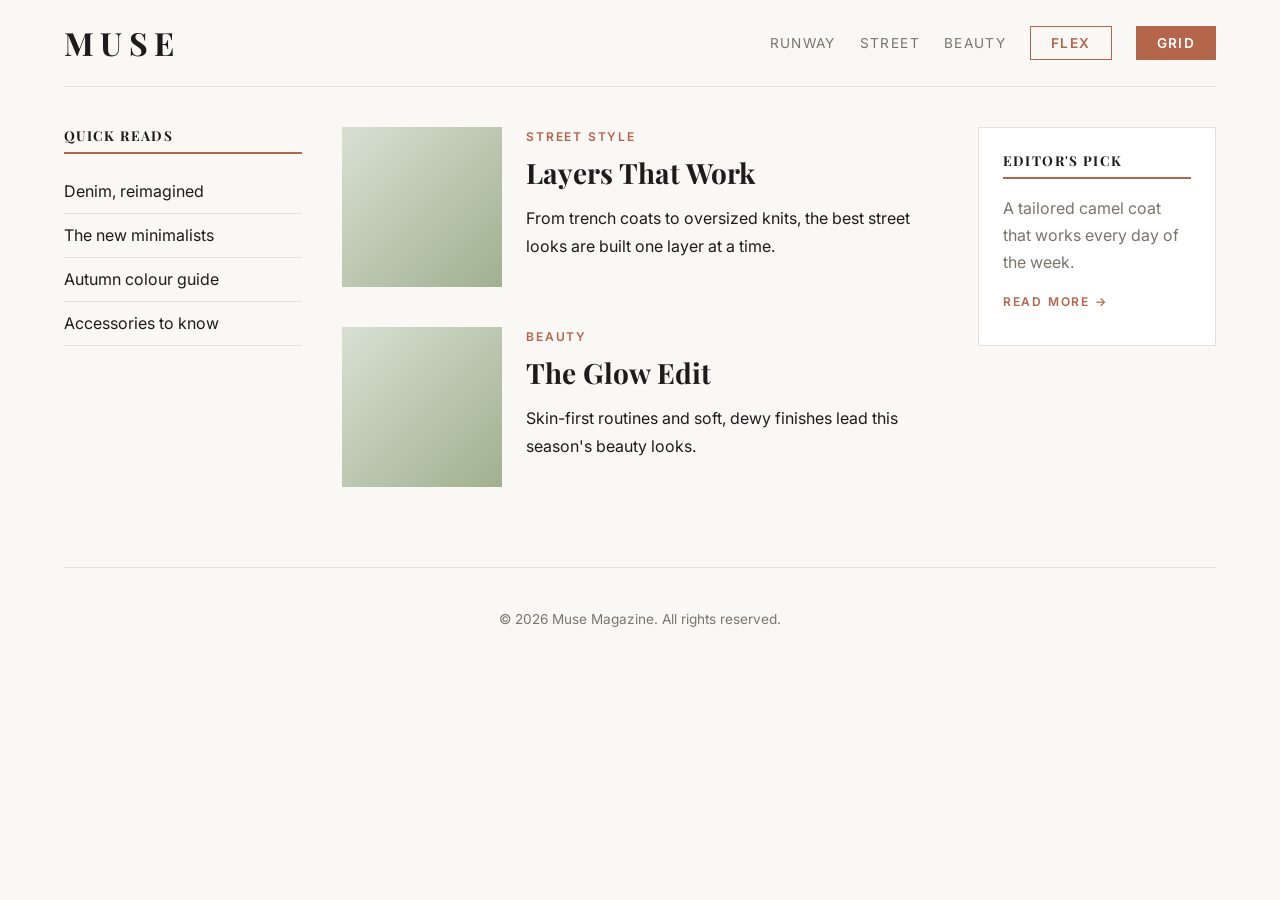
<file: grid.html>
<!DOCTYPE html>
<html lang="en">
<head>
  <meta charset="UTF-8">
  <title>Muse — Grid</title>
  <link rel="preconnect" href="https://fonts.googleapis.com">
  <link rel="preconnect" href="https://fonts.gstatic.com" crossorigin>
  <link href="https://fonts.googleapis.com/css2?family=Inter:wght@400;600&family=Playfair+Display:wght@700&display=swap" rel="stylesheet">
  <link rel="stylesheet" href="base.css">
  <link rel="stylesheet" href="style.css">
  <link rel="stylesheet" href="grid.css">
</head>
<body>
  <div class="page">

    <header class="header">
      <h1 class="logo">Muse</h1>
      <nav class="nav">
        <ul>
          <li><span class="disabled">Runway</span></li>
          <li><span class="disabled">Street</span></li>
          <li><span class="disabled">Beauty</span></li>
          <li><a href="index.html" class="btn">Flex</a></li>
          <li><a href="grid.html" class="btn active">Grid</a></li>
        </ul>
      </nav>
    </header>

    <div class="grid-layout">
      <aside class="sidebar sidebar-left">
        <h3>Quick Reads</h3>
        <ul>
          <li>Denim, reimagined</li>
          <li>The new minimalists</li>
          <li>Autumn colour guide</li>
          <li>Accessories to know</li>
        </ul>
      </aside>

      <main class="main">
        <article class="article">
          <div class="thumb"></div>
          <div>
            <span class="eyebrow">Street Style</span>
            <h2>Layers That Work</h2>
            <p>From trench coats to oversized knits, the best street looks are built one layer at a time.</p>
          </div>
        </article>
        <article class="article">
          <div class="thumb"></div>
          <div>
            <span class="eyebrow">Beauty</span>
            <h2>The Glow Edit</h2>
            <p>Skin-first routines and soft, dewy finishes lead this season's beauty looks.</p>
          </div>
        </article>
      </main>

      <aside class="sidebar sidebar-right">
        <div class="card">
          <h3>Editor's Pick</h3>
          <p class="muted">A tailored camel coat that works every day of the week.</p>
          <span class="eyebrow">Read more →</span>
        </div>
      </aside>
    </div>

    <footer class="footer">
      <p>&copy; 2026 Muse Magazine. All rights reserved.</p>
    </footer>

  </div>
</body>
</html>
</file>
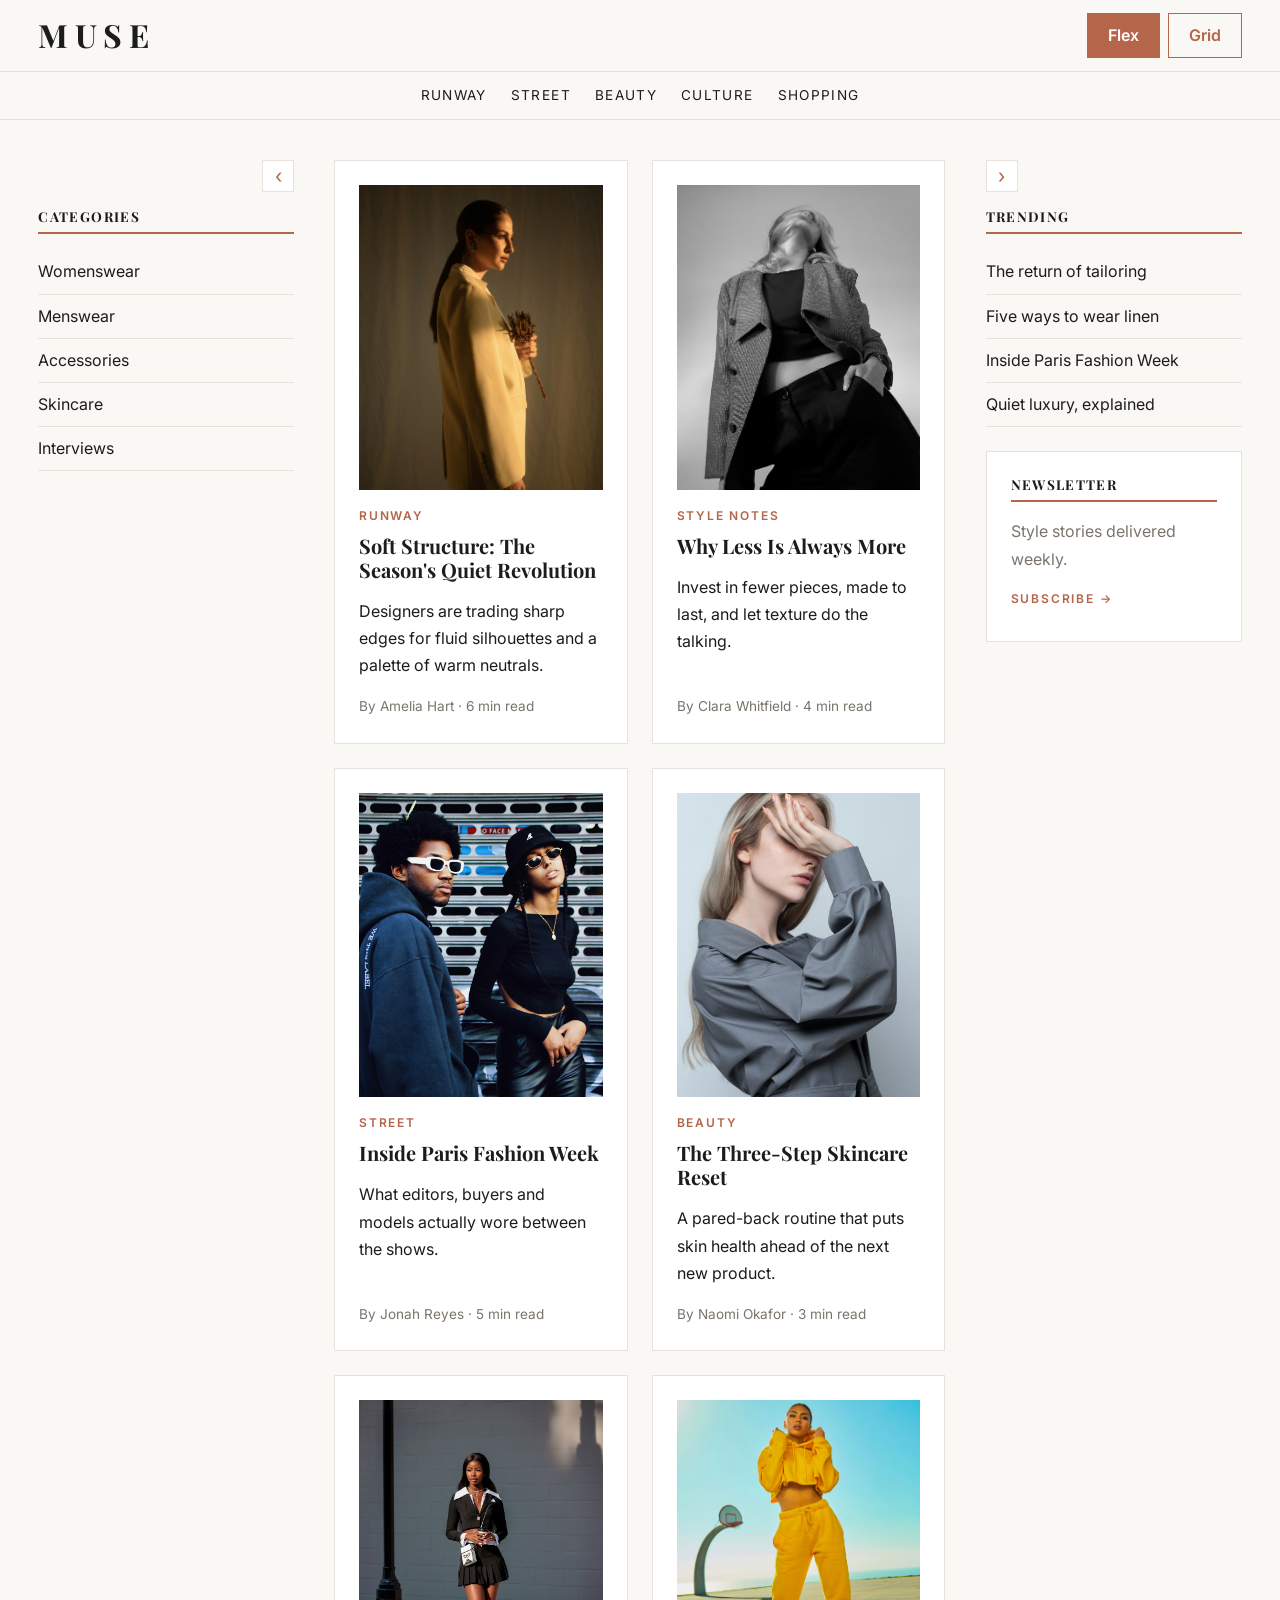
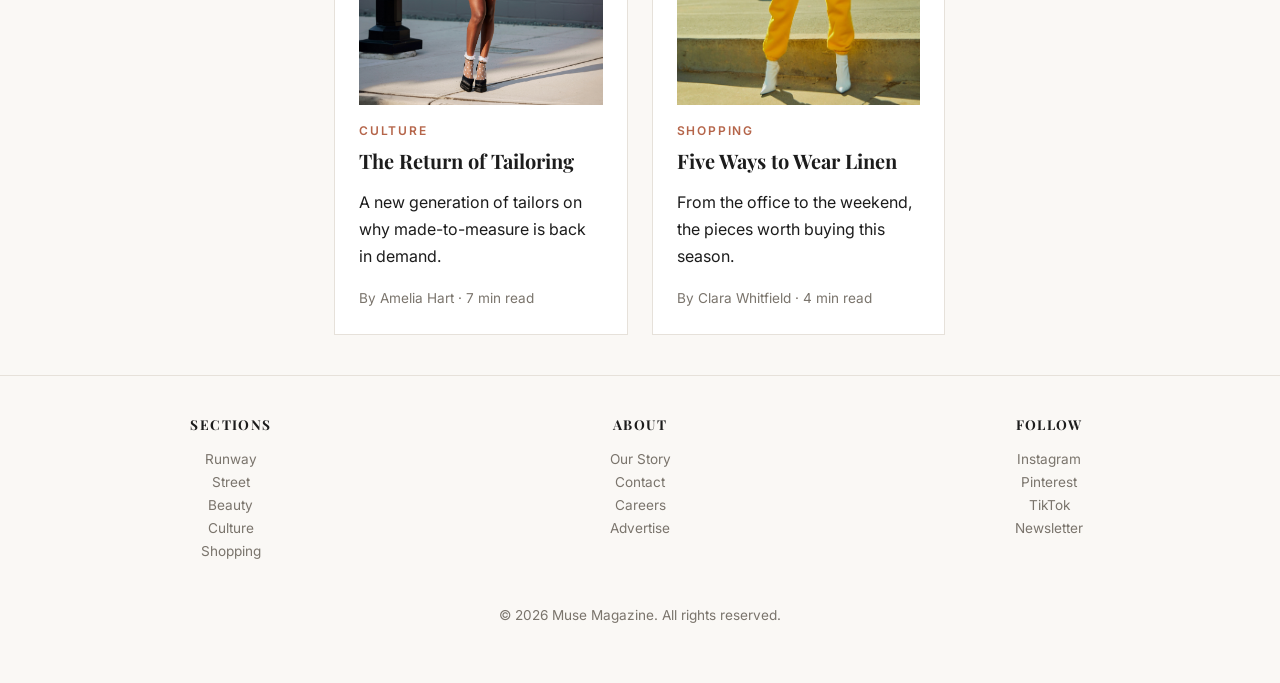
<file: level-4/flex.html>
<!DOCTYPE html>
<html lang="en">
<head>
    <meta charset="UTF-8">
    <meta name="viewport" content="width=device-width, initial-scale=1.0">
    <title>Level 4:Flex</title>
    <link rel="preconnect" href="https://fonts.googleapis.com">
    <link rel="preconnect" href="https://fonts.gstatic.com" crossorigin>
    <link href="https://fonts.googleapis.com/css2?family=Inter:wght@400;600&family=Playfair+Display:wght@700&display=swap" rel="stylesheet">
    <link rel="stylesheet" href="../level-3/base.css">
    <link rel="stylesheet" href="flexbox-style.css">
    <script src="script.js" defer></script>
</head>
<body>

    <header class="header">
        <h1 class="logo">Muse</h1>
        <ul class="user-menu">
            <li><a href="flex.html" class="btn active" aria-current="page">Flex</a></li>
            <li><a href="grid.html" class="btn">Grid</a></li>
        </ul>
    </header>

    <nav class="nav" aria-label="Sections">
        <ul>
            <li><a href="#">Runway</a></li>
            <li><a href="#">Street</a></li>
            <li><a href="#">Beauty</a></li>
            <li><a href="#">Culture</a></li>
            <li><a href="#">Shopping</a></li>
        </ul>
    </nav>

    <div class="layout">

        <aside class="sidebar sidebar-left" aria-label="Categories">
            <button type="button" class="sidebar-toggle" aria-expanded="true" aria-controls="sidebar-left-content" aria-label="Toggle categories sidebar">&lsaquo;</button>
            <div class="sidebar-content" id="sidebar-left-content">
                <h3>Categories</h3>
                <ul>
                    <li><a href="#">Womenswear</a></li>
                    <li><a href="#">Menswear</a></li>
                    <li><a href="#">Accessories</a></li>
                    <li><a href="#">Skincare</a></li>
                    <li><a href="#">Interviews</a></li>
                </ul>
            </div>
        </aside>

        <main class="main">
            <article class="card">
                <img class="card-image" src="assets/aiony-haust-K0DxxljcRv0-unsplash.jpg" alt="Model in profile wearing a relaxed cream blazer, holding a dried flower">
                <span class="eyebrow">Runway</span>
                <h2>Soft Structure: The Season's Quiet Revolution</h2>
                <p>Designers are trading sharp edges for fluid silhouettes and a palette of warm neutrals.</p>
                <p class="muted">By Amelia Hart · 6 min read</p>
            </article>

            <article class="card">
                <img class="card-image" src="assets/chyntia-juls-HlVjI5WmoQY-unsplash.jpg" alt="Black and white shot of a model in a textured blazer and black trousers">
                <span class="eyebrow">Style Notes</span>
                <h2>Why Less Is Always More</h2>
                <p>Invest in fewer pieces, made to last, and let texture do the talking.</p>
                <p class="muted">By Clara Whitfield · 4 min read</p>
            </article>

            <article class="card">
                <img class="card-image" src="assets/simi-iluyomade-_2GLsXzyhek-unsplash.jpg" alt="Two people in sunglasses and black streetwear in front of a metal shutter">
                <span class="eyebrow">Street</span>
                <h2>Inside Paris Fashion Week</h2>
                <p>What editors, buyers and models actually wore between the shows.</p>
                <p class="muted">By Jonah Reyes · 5 min read</p>
            </article>

            <article class="card">
                <img class="card-image" src="assets/alireza-dolati-OVS3rqXq9gg-unsplash.jpg" alt="Close-up of a model with freckled skin covering her eyes with one hand">
                <span class="eyebrow">Beauty</span>
                <h2>The Three-Step Skincare Reset</h2>
                <p>A pared-back routine that puts skin health ahead of the next new product.</p>
                <p class="muted">By Naomi Okafor · 3 min read</p>
            </article>

            <article class="card">
                <img class="card-image" src="assets/vladimir-yelizarov-GrU2PUPEwso-unsplash.jpg" alt="Woman on a sidewalk in a tailored cropped black blazer and pleated skirt">
                <span class="eyebrow">Culture</span>
                <h2>The Return of Tailoring</h2>
                <p>A new generation of tailors on why made-to-measure is back in demand.</p>
                <p class="muted">By Amelia Hart · 7 min read</p>
            </article>

            <article class="card">
                <img class="card-image" src="assets/dom-hill-nimElTcTNyY-unsplash.jpg" alt="Model in a yellow cropped hoodie and joggers on a seaside basketball court">
                <span class="eyebrow">Shopping</span>
                <h2>Five Ways to Wear Linen</h2>
                <p>From the office to the weekend, the pieces worth buying this season.</p>
                <p class="muted">By Clara Whitfield · 4 min read</p>
            </article>
        </main>

        <aside class="sidebar sidebar-right" aria-label="Trending and newsletter">
            <button type="button" class="sidebar-toggle" aria-expanded="true" aria-controls="sidebar-right-content" aria-label="Toggle trending sidebar">&rsaquo;</button>
            <div class="sidebar-content" id="sidebar-right-content">
                <h3>Trending</h3>
                <ul>
                    <li><a href="#">The return of tailoring</a></li>
                    <li><a href="#">Five ways to wear linen</a></li>
                    <li><a href="#">Inside Paris Fashion Week</a></li>
                    <li><a href="#">Quiet luxury, explained</a></li>
                </ul>

                <div class="card">
                    <h3>Newsletter</h3>
                    <p class="muted">Style stories delivered weekly.</p>
                    <a href="#" class="eyebrow">Subscribe →</a>
                </div>
            </div>
        </aside>

    </div>

    <footer class="footer">
        <div class="footer-links">
            <div class="footer-column">
                <h3>Sections</h3>
                <ul>
                    <li><a href="#">Runway</a></li>
                    <li><a href="#">Street</a></li>
                    <li><a href="#">Beauty</a></li>
                    <li><a href="#">Culture</a></li>
                    <li><a href="#">Shopping</a></li>
                </ul>
            </div>
            <div class="footer-column">
                <h3>About</h3>
                <ul>
                    <li><a href="#">Our Story</a></li>
                    <li><a href="#">Contact</a></li>
                    <li><a href="#">Careers</a></li>
                    <li><a href="#">Advertise</a></li>
                </ul>
            </div>
            <div class="footer-column">
                <h3>Follow</h3>
                <ul>
                    <li><a href="#">Instagram</a></li>
                    <li><a href="#">Pinterest</a></li>
                    <li><a href="#">TikTok</a></li>
                    <li><a href="#">Newsletter</a></li>
                </ul>
            </div>
        </div>
        <p>&copy; 2026 Muse Magazine. All rights reserved.</p>
    </footer>

</body>
</html>
</file>
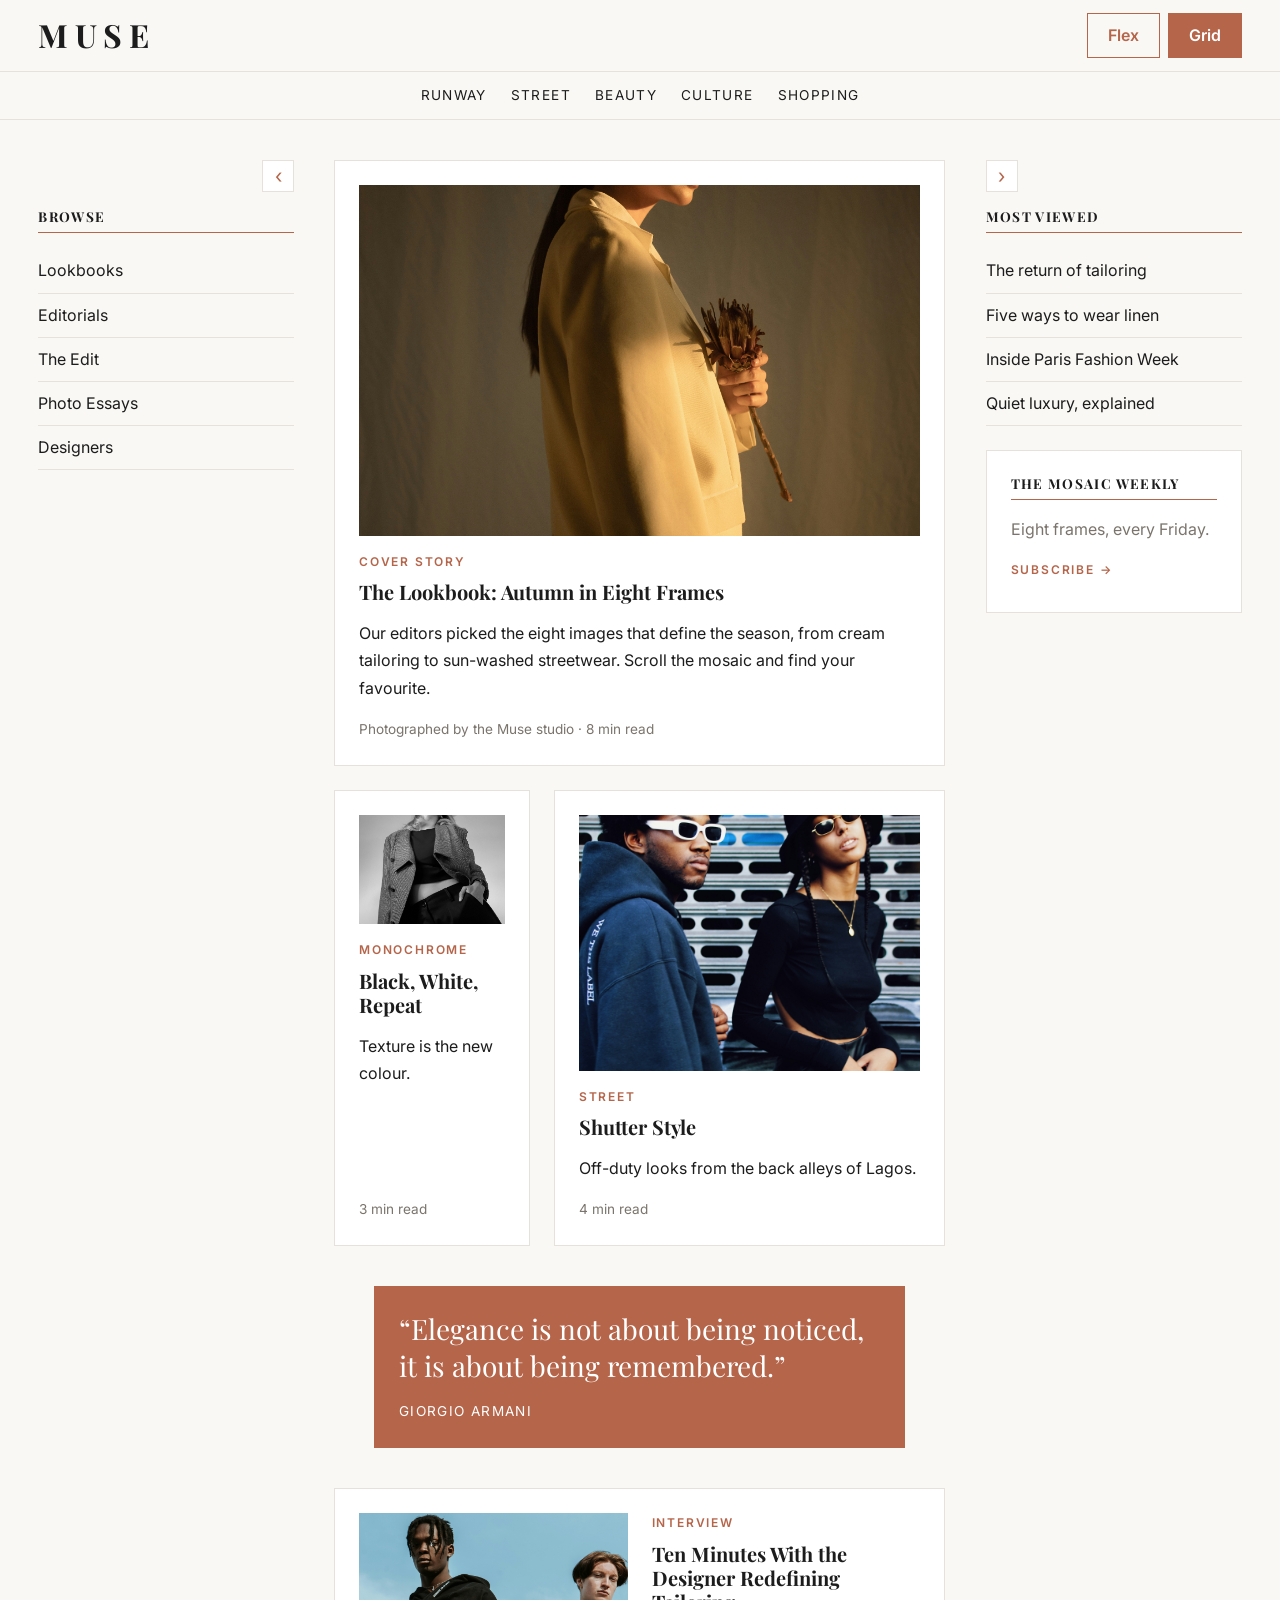
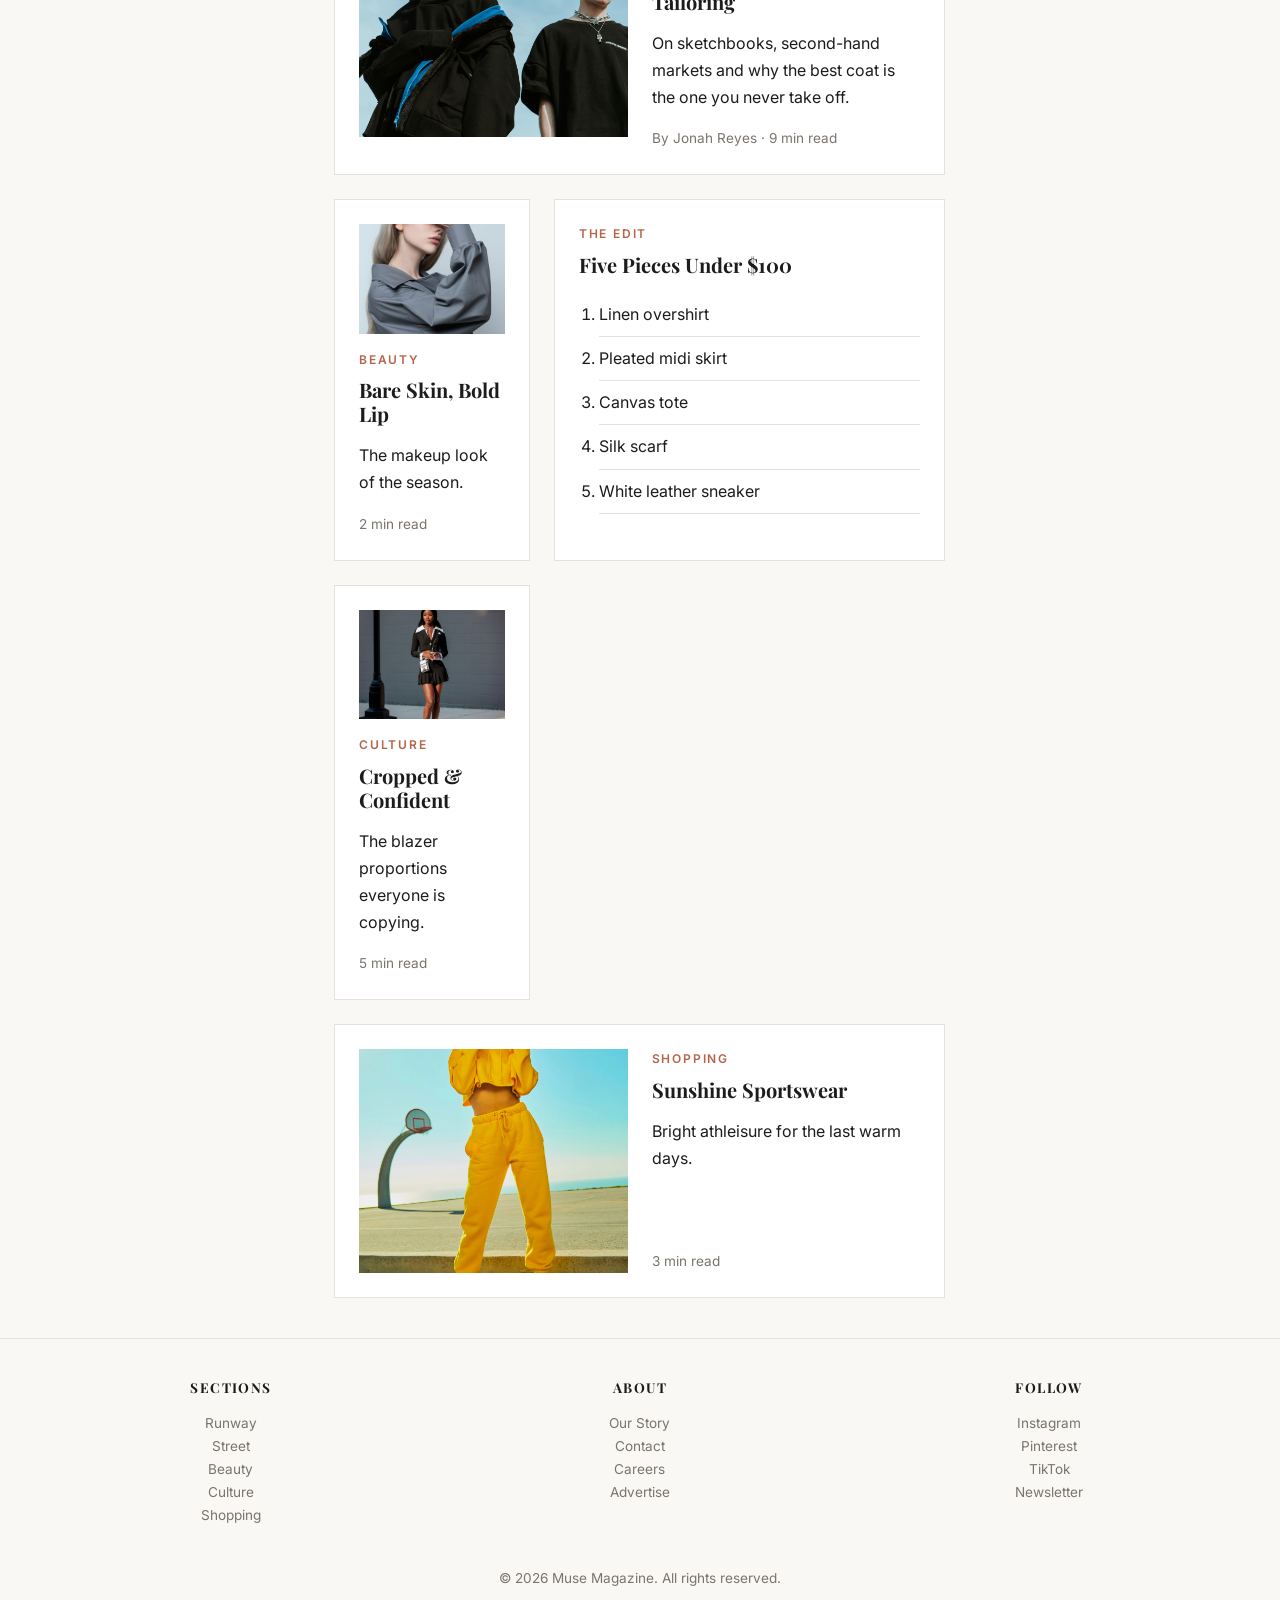
<file: level-4/grid.html>
<!DOCTYPE html>
<html lang="en">
<head>
    <meta charset="UTF-8">
    <meta name="viewport" content="width=device-width, initial-scale=1.0">
    <title>Level 4:Grid</title>
    <link rel="preconnect" href="https://fonts.googleapis.com">
    <link rel="preconnect" href="https://fonts.gstatic.com" crossorigin>
    <link href="https://fonts.googleapis.com/css2?family=Inter:wght@400;600&family=Playfair+Display:wght@700&display=swap" rel="stylesheet">
    <link rel="stylesheet" href="../level-3/base.css">
    <link rel="stylesheet" href="grid-style.css">
</head>
<body>

    <header class="header">
        <h1 class="logo">Muse</h1>
        <ul class="user-menu">
            <li><a href="flex.html" class="btn" >Flex</a></li>
            <li><a href="grid.html" class="btn active" aria-current="page">Grid</a></li>
        </ul>
    </header>

    <nav class="nav" aria-label="Sections">
        <ul>
            <li><a href="#">Runway</a></li>
            <li><a href="#">Street</a></li>
            <li><a href="#">Beauty</a></li>
            <li><a href="#">Culture</a></li>
            <li><a href="#">Shopping</a></li>
        </ul>
    </nav>

    <div class="layout">

        <aside class="sidebar sidebar-left" aria-label="Categories">
            <button type="button" class="sidebar-toggle" aria-expanded="true" aria-controls="sidebar-left-content" aria-label="Toggle categories sidebar">&lsaquo;</button>
            <div class="sidebar-content" id="sidebar-left-content">
                <h3>Browse</h3>
                <ul>
                    <li><a href="#">Lookbooks</a></li>
                    <li><a href="#">Editorials</a></li>
                    <li><a href="#">The Edit</a></li>
                    <li><a href="#">Photo Essays</a></li>
                    <li><a href="#">Designers</a></li>
                </ul>
            </div>
        </aside>

        <main class="main">
            <article class="card card-feature">
                <img class="card-image" src="assets/aiony-haust-K0DxxljcRv0-unsplash.jpg" alt="Model in profile wearing a relaxed cream blazer, holding a dried flower">
                <span class="eyebrow">Cover Story</span>
                <h2>The Lookbook: Autumn in Eight Frames</h2>
                <p>Our editors picked the eight images that define the season, from cream tailoring to sun-washed streetwear. Scroll the mosaic and find your favourite.</p>
                <p class="muted">Photographed by the Muse studio · 8 min read</p>
            </article>

            <article class="card">
                <img class="card-image" src="assets/chyntia-juls-HlVjI5WmoQY-unsplash.jpg" alt="Black and white shot of a model in a textured blazer and black trousers">
                <span class="eyebrow">Monochrome</span>
                <h2>Black, White, Repeat</h2>
                <p>Texture is the new colour.</p>
                <p class="muted">3 min read</p>
            </article>

            <article class="card">
                <img class="card-image" src="assets/simi-iluyomade-_2GLsXzyhek-unsplash.jpg" alt="Two people in sunglasses and black streetwear in front of a metal shutter">
                <span class="eyebrow">Street</span>
                <h2>Shutter Style</h2>
                <p>Off-duty looks from the back alleys of Lagos.</p>
                <p class="muted">4 min read</p>
            </article>

            <blockquote class="card card-quote">
                <p>&ldquo;Elegance is not about being noticed, it is about being remembered.&rdquo;</p>
                <footer>Giorgio Armani</footer>
            </blockquote>

            <article class="card card-wide">
                <img class="card-image" src="assets/sirio-7_ZNLVlJchs-unsplash.jpg" alt="Editorial fashion portrait">
                <div class="card-body">
                    <span class="eyebrow">Interview</span>
                    <h2>Ten Minutes With the Designer Redefining Tailoring</h2>
                    <p>On sketchbooks, second-hand markets and why the best coat is the one you never take off.</p>
                    <p class="muted">By Jonah Reyes · 9 min read</p>
                </div>
            </article>

            <article class="card">
                <img class="card-image" src="assets/alireza-dolati-OVS3rqXq9gg-unsplash.jpg" alt="Close-up of a model with freckled skin covering her eyes with one hand">
                <span class="eyebrow">Beauty</span>
                <h2>Bare Skin, Bold Lip</h2>
                <p>The makeup look of the season.</p>
                <p class="muted">2 min read</p>
            </article>

            <article class="card card-list">
                <span class="eyebrow">The Edit</span>
                <h2>Five Pieces Under $100</h2>
                <ol>
                    <li>Linen overshirt</li>
                    <li>Pleated midi skirt</li>
                    <li>Canvas tote</li>
                    <li>Silk scarf</li>
                    <li>White leather sneaker</li>
                </ol>
            </article>

            <article class="card">
                <img class="card-image" src="assets/vladimir-yelizarov-GrU2PUPEwso-unsplash.jpg" alt="Woman on a sidewalk in a tailored cropped black blazer and pleated skirt">
                <span class="eyebrow">Culture</span>
                <h2>Cropped &amp; Confident</h2>
                <p>The blazer proportions everyone is copying.</p>
                <p class="muted">5 min read</p>
            </article>

            <article class="card card-wide">
                <img class="card-image" src="assets/dom-hill-nimElTcTNyY-unsplash.jpg" alt="Model in a yellow cropped hoodie and joggers on a seaside basketball court">
                <div class="card-body">
                    <span class="eyebrow">Shopping</span>
                    <h2>Sunshine Sportswear</h2>
                    <p>Bright athleisure for the last warm days.</p>
                    <p class="muted">3 min read</p>
                </div>
            </article>
        </main>

        <aside class="sidebar sidebar-right" aria-label="Trending and newsletter">
            <button type="button" class="sidebar-toggle" aria-expanded="true" aria-controls="sidebar-right-content" aria-label="Toggle trending sidebar">&rsaquo;</button>
            <div class="sidebar-content" id="sidebar-right-content">
                <h3>Most Viewed</h3>
                <ul>
                    <li><a href="#">The return of tailoring</a></li>
                    <li><a href="#">Five ways to wear linen</a></li>
                    <li><a href="#">Inside Paris Fashion Week</a></li>
                    <li><a href="#">Quiet luxury, explained</a></li>
                </ul>

                <div class="card">
                    <h3>The Mosaic Weekly</h3>
                    <p class="muted">Eight frames, every Friday.</p>
                    <a href="#" class="eyebrow">Subscribe →</a>
                </div>
            </div>
        </aside>

    </div>

    <footer class="footer">
        <div class="footer-links">
            <div class="footer-column">
                <h3>Sections</h3>
                <ul>
                    <li><a href="#">Runway</a></li>
                    <li><a href="#">Street</a></li>
                    <li><a href="#">Beauty</a></li>
                    <li><a href="#">Culture</a></li>
                    <li><a href="#">Shopping</a></li>
                </ul>
            </div>
            <div class="footer-column">
                <h3>About</h3>
                <ul>
                    <li><a href="#">Our Story</a></li>
                    <li><a href="#">Contact</a></li>
                    <li><a href="#">Careers</a></li>
                    <li><a href="#">Advertise</a></li>
                </ul>
            </div>
            <div class="footer-column">
                <h3>Follow</h3>
                <ul>
                    <li><a href="#">Instagram</a></li>
                    <li><a href="#">Pinterest</a></li>
                    <li><a href="#">TikTok</a></li>
                    <li><a href="#">Newsletter</a></li>
                </ul>
            </div>
        </div>
        <p>&copy; 2026 Muse Magazine. All rights reserved.</p>
    </footer>

</body>
</html>
</file>
<file: base.css>
:root {
  --color-bg: #faf8f5;
  --color-surface: #ffffff;
  --color-text: #1c1c1c;
  --color-muted: #7a746c;
  --color-accent: #b5654a;
  --color-border: #e6e1da;

  --font-serif: "Playfair Display", Georgia, "Times New Roman", serif;
  --font-sans: "Inter", system-ui, -apple-system, "Segoe UI", sans-serif;

  --space-1: 0.5rem;
  --space-2: 1rem;
  --space-3: 1.5rem;
  --space-4: 2.5rem;
  --space-5: 4rem;
}

*,
*::before,
*::after {
  box-sizing: border-box;
}

body {
  margin: 0;
  background: var(--color-bg);
  color: var(--color-text);
  font-family: var(--font-sans);
  font-size: 1rem;
  line-height: 1.7;
}

h1, h2, h3 {
  font-family: var(--font-serif);
  font-weight: 700;
  line-height: 1.2;
  margin: 0 0 var(--space-2);
}

h1 { font-size: clamp(2rem, 5vw, 3.5rem); }
h2 { font-size: 1.75rem; }
h3 { font-size: 1.1rem; }

p { margin: 0 0 var(--space-2); }

a {
  color: inherit;
  text-decoration: none;
}

a:hover { color: var(--color-accent); }

ul {
  list-style: none;
  margin: 0;
  padding: 0;
}

img {
  display: block;
  max-width: 100%;
}

.eyebrow {
  display: block;
  margin-bottom: var(--space-1);
  color: var(--color-accent);
  font-size: 0.75rem;
  font-weight: 600;
  letter-spacing: 0.15em;
  text-transform: uppercase;
}

.muted { color: var(--color-muted); }
</file>
<file: style.css>
/* Shared components (desktop only) */
body { min-width: 1200px; }

.page {
  width: 1200px;
  margin: 0 auto;
  padding: 0 var(--space-3);
}

.header {
  padding: var(--space-3) 0;
  border-bottom: 1px solid var(--color-border);
}

.logo {
  margin: 0;
  font-size: 2rem;
  letter-spacing: 0.2em;
  text-transform: uppercase;
}

.nav ul {
  font-size: 0.85rem;
  letter-spacing: 0.1em;
  text-transform: uppercase;
}

.btn {
  padding: 0.5rem 1.25rem;
  border: 1px solid var(--color-accent);
  color: var(--color-accent);
  font-weight: 600;
}

.btn:hover,
.btn.active {
  background: var(--color-accent);
  color: #fff;
}

.sidebar h3 {
  padding-bottom: var(--space-1);
  border-bottom: 2px solid var(--color-accent);
  font-size: 0.85rem;
  letter-spacing: 0.1em;
  text-transform: uppercase;
}

.sidebar li {
  padding: var(--space-1) 0;
  border-bottom: 1px solid var(--color-border);
}

.card {
  padding: var(--space-3);
  background: var(--color-surface);
  border: 1px solid var(--color-border);
}

.hero {
  margin-bottom: var(--space-3);
  aspect-ratio: 4 / 3;
  background: linear-gradient(135deg, #e8d5c8, #c9a58f);
}

.article { margin-bottom: var(--space-4); }

.footer {
  padding: var(--space-4) 0;
  border-top: 1px solid var(--color-border);
  color: var(--color-muted);
  font-size: 0.85rem;
  text-align: center;
}

.disabled {
  color: var(--color-muted);
  cursor: default;
  pointer-events: none;
}
</file>
<file: grid.css>
/* Grid: all layout below is CSS grid only */
.header {
  display: grid;
  grid-template-columns: 1fr auto;
  align-items: center;
}

.nav ul {
  display: grid;
  grid-auto-flow: column;
  align-items: center;
  gap: var(--space-3);
}

/* left sidebar, main, right sidebar as three columns */
.grid-layout {
  display: grid;
  grid-template-columns: 1fr 2.5fr 1fr;
  grid-template-areas: "left main right";
  gap: var(--space-4);
  padding: var(--space-4) 0;
  align-items: start;
}

.grid-layout .sidebar-left  { grid-area: left; }
.grid-layout .main          { grid-area: main; }
.grid-layout .sidebar-right { grid-area: right; }

.grid-layout .article {
  display: grid;
  grid-template-columns: 160px 1fr;
  gap: var(--space-3);
  align-items: start;
}

.grid-layout .thumb {
  aspect-ratio: 1;
  background: linear-gradient(135deg, #d9e0d3, #9fb08f);
}

/* Mobile */
@media (max-width: 767px) {

}

/* Tablet */
@media (min-width: 768px) and (max-width: 1023px) {

}

/* Desktop */
@media (min-width: 1024px) {

}
</file>
<file: level-3/base.css>
:root {
  --color-bg: #faf8f5;
  --color-surface: #ffffff;
  --color-text: #1c1c1c;
  --color-muted: #7a746c;
  --color-accent: #b5654a;
  --color-border: #e6e1da;

  --font-serif: "Playfair Display", Georgia, "Times New Roman", serif;
  --font-sans: "Inter", system-ui, -apple-system, "Segoe UI", sans-serif;

  --space-1: 0.5rem;
  --space-2: 1rem;
  --space-3: 1.5rem;
  --space-4: 2.5rem;
  --space-5: 4rem;
}

*,
*::before,
*::after {
  box-sizing: border-box;
}

body {
  margin: 0;
  background: var(--color-bg);
  color: var(--color-text);
  font-family: var(--font-sans);
  font-size: 1rem;
  line-height: 1.7;
}

h1, h2, h3 {
  font-family: var(--font-serif);
  font-weight: 700;
  line-height: 1.2;
  margin: 0 0 var(--space-2);
}

h1 { font-size: clamp(2rem, 5vw, 3.5rem); }
h2 { font-size: 1.75rem; }
h3 { font-size: 1.1rem; }

p { margin: 0 0 var(--space-2); }

a {
  color: inherit;
  text-decoration: none;
}

a:hover { color: var(--color-accent); }

ul {
  list-style: none;
  margin: 0;
  padding: 0;
}

img {
  display: block;
  max-width: 100%;
}

.eyebrow {
  display: block;
  margin-bottom: var(--space-1);
  color: var(--color-accent);
  font-size: 0.75rem;
  font-weight: 600;
  letter-spacing: 0.15em;
  text-transform: uppercase;
}

.muted { color: var(--color-muted); }
</file>
<file: level-4/flexbox-style.css>
/* Level 4: Holy Grail layout (Flexbox) */

/* Layout dimensions */
:root {
  --header-height: 4.5rem;
  --nav-height: 3rem;
  --sidebar-width: clamp(11rem, 18vw, 15rem);
  --sidebar-collapsed: 3rem;
  --gutter: clamp(1rem, 3vw, 2.5rem);
  --layout-gap: var(--space-3);
  --card-gap: var(--space-3);
  --card-min: 14rem;
  --page-max: 90rem;
}

html { scroll-padding-top: calc(var(--header-height) + var(--nav-height)); }

body {
  display: flex;
  flex-direction: column;
  min-height: 100vh;
  padding-top: var(--header-height);
}

.header,
.nav,
.layout,
.footer {
  padding-inline: max(var(--gutter), calc((100% - var(--page-max)) / 2));
}

/* Header */
.header {
  position: fixed;
  inset: 0 0 auto;
  z-index: 20;
  display: flex;
  align-items: center;
  height: var(--header-height);
  background: var(--color-bg);
  border-bottom: 1px solid var(--color-border);
}

.logo {
  margin: 0;
  font-size: clamp(1.25rem, 4vw, 2rem);
  letter-spacing: 0.2em;
  text-transform: uppercase;
}

.user-menu {
  display: flex;
  gap: var(--space-1);
  margin-left: auto;
}

.btn {
  display: inline-block;
  padding: 0.5rem 1.25rem;
  border: 1px solid var(--color-accent);
  color: var(--color-accent);
  font-weight: 600;
}

.btn:hover,
.btn.active {
  background: var(--color-accent);
  color: #fff;
}

/* Navigation */
.nav {
  position: sticky;
  top: var(--header-height);
  z-index: 10;
  flex: none;
  height: var(--nav-height);
  background: var(--color-bg);
  border-bottom: 1px solid var(--color-border);
}

.nav ul {
  display: flex;
  align-items: center;
  gap: var(--space-3);
  height: 100%;
  overflow-x: auto;
  font-size: 0.85rem;
  letter-spacing: 0.1em;
  text-transform: uppercase;
  white-space: nowrap;
}

/* Holy grail layout: sidebars + main */
.layout {
  display: flex;
  flex: 1 0 auto;
  flex-direction: column;
  gap: var(--layout-gap);
  padding-block: var(--space-3);
}

/* Sidebars */
.sidebar h3 {
  padding-bottom: var(--space-1);
  border-bottom: 2px solid var(--color-accent);
  font-size: 0.85rem;
  letter-spacing: 0.1em;
  text-transform: uppercase;
}

.sidebar li {
  padding: var(--space-1) 0;
  border-bottom: 1px solid var(--color-border);
}

.sidebar .card { margin-top: var(--space-3); }

.sidebar-toggle {
  display: block;
  width: 2rem;
  height: 2rem;
  margin-bottom: var(--space-2);
  padding: 0;
  background: var(--color-surface);
  border: 1px solid var(--color-border);
  color: var(--color-accent);
  font: inherit;
  font-size: 1.25rem;
  line-height: 1;
  cursor: pointer;
}

.sidebar-toggle:hover { border-color: var(--color-accent); }

.sidebar-left .sidebar-toggle { margin-left: auto; }

/* Collapsed state: JS only flips aria-expanded on the toggle */
.sidebar-toggle[aria-expanded="false"] { transform: rotate(180deg); }
.sidebar-toggle[aria-expanded="false"] + .sidebar-content { display: none; }

/* Below 1024px the right sidebar has no toggle and always shows its content */
@media (max-width: 1023.98px) {
  .sidebar-right .sidebar-toggle { display: none; }
  .sidebar-right .sidebar-toggle + .sidebar-content { display: block; }
}

/* Below 768px the left sidebar has no toggle either */
@media (max-width: 767.98px) {
  .sidebar-left .sidebar-toggle { display: none; }
  .sidebar-left .sidebar-toggle + .sidebar-content { display: block; }
}

/* Main content: cards */
.main {
  container: cards / inline-size;
  display: flex;
  flex: 1 1 0;
  flex-wrap: wrap;
  align-content: flex-start;
  gap: var(--card-gap);
  min-width: 0;
}

.card {
  padding: var(--space-3);
  background: var(--color-surface);
  border: 1px solid var(--color-border);
}

.main .card {
  --cols: 1;
  display: flex;
  flex: 1 1 var(--card-min);
  flex-direction: column;
}

.card-image {
  width: 100%;
  aspect-ratio: 4 / 5;
  margin-bottom: var(--space-2);
  object-fit: cover;
}

.main .card h2 { font-size: 1.25rem; }

.main .card .muted {
  margin: auto 0 0;
  font-size: 0.85rem;
}

/* Cards reflow on the width of .main, not the viewport */
@container cards (min-width: 26rem) {
  .card {
    --cols: 2;
    flex: 0 1 calc((100% - (var(--cols) - 1) * var(--card-gap)) / var(--cols));
  }
}

@container cards (min-width: 48rem) {
  .card { --cols: 3; }
}

@container cards (min-width: 68rem) {
  .card { --cols: 4; }
}

/* Footer */
.footer {
  padding-block: var(--space-4);
  border-top: 1px solid var(--color-border);
  color: var(--color-muted);
  font-size: 0.85rem;
  text-align: center;
}

.footer-links {
  display: flex;
  flex-direction: column;
  gap: var(--space-3);
  margin-bottom: var(--space-4);
}

.footer-column { flex: 1 1 0; }

.footer-column h3 {
  color: var(--color-text);
  font-size: 0.85rem;
  letter-spacing: 0.1em;
  text-transform: uppercase;
}

/* 480px+: footer links in three columns  */
@media (min-width: 480px) {
  .footer-links { flex-direction: row; }
}

/* 768px+: left sidebar beside main, right sidebar wraps below */
@media (min-width: 768px) {
  .nav ul { justify-content: center; }

  .layout {
    flex-flow: row wrap;
    padding-block: var(--space-4);
  }

  .sidebar-left {
    top: calc(var(--header-height) + var(--nav-height) + var(--space-3));
    flex: 0 0 var(--sidebar-width);
    align-self: flex-start;
  }

  .sidebar-left:has(.sidebar-toggle[aria-expanded="false"]) {
    flex-basis: var(--sidebar-collapsed);
  }

  .sidebar-right { flex: 1 1 100%; }
}

/* 1024px+: full holy grail, three columns */
@media (min-width: 1024px) {
  .layout { flex-wrap: nowrap; }

  .sidebar-right {
    position: sticky;
    top: calc(var(--header-height) + var(--nav-height) + var(--space-3));
    flex: 0 0 var(--sidebar-width);
    align-self: flex-start;
  }

  .sidebar-right:has(.sidebar-toggle[aria-expanded="false"]) {
    flex-basis: var(--sidebar-collapsed);
  }
}

/* 1280px+: wider sidebars and gaps */
@media (min-width: 1280px) {
  :root {
    --sidebar-width: 16rem;
    --layout-gap: var(--space-4);
  }
}
</file>
<file: level-4/grid-style.css>
/* Level 4: Holy Grail layout (CSS Grid) */

/* Layout dimesnsions and Root variables */
:root {
    --header-height: 4.5rem;
    --nav-height: 3rem;
    --sidebar-width: clamp(11rem, 18vw, 15rem);
    --sidebar-collapsed: 3rem;
    --gutter: clamp(1rem, 3vw, 2.5rem);
    --layout-gap: var(--space-3);
    --card-gap: var(--space-3);
    --card-min: 14rem;
    --page-max: 90rem;
}

html {
    scroll-padding-top: calc(var(--header-height) + var(--nav-height));
}

body {
    display : grid;
    grid-template-rows: var(--nav-height) 1fr auto;
    min-height: 100vh;
    padding-top: var(--header-height);
}

.header,
.nav,
.layout,
.footer {
    padding-inline: max(var(--gutter), calc((100% - var(--page-max)) / 2));
}

/* Header */

.header {
    position: fixed;
    inset: 0 0 auto;
    z-index: 20;
    display: grid;
    grid-template-columns: 1fr auto;
    align-items: center;
    height: var(--header-height);
    background-color: var(--color-bg);
    border-bottom: 1px solid var(--color-border);
}

.logo {
    margin: 0;
    font-size: clamp(1.25rem, 4vw, 2rem);
    letter-spacing: 0.2em;
    text-transform: uppercase;
}

.user-menu {
    display: grid;
    grid-auto-flow: column;
    gap: var(--space-1);
}

/* Buttons */
.btn {
    display: inline-block;
    padding: 0.5rem 1.25rem;
    border: 1px solid var(--color-accent);
    color: var(--color-accent);
    font-weight: 600;
}

.btn:hover,
.btn.active {
    background-color: var(--color-accent);
    color: #fff
}

/* Navigation */
.nav {
    position: sticky;
    top: var(--header-height);
    z-index: 10;
    height: var(--nav-height);
    background-color: var(--color-bg);
    border-bottom: 1px solid var(--color-border);
}

.nav ul {
    display: grid;
    grid-auto-flow: column;
    grid-auto-columns: max-content;;
    justify-content: start;
    align-items: center;
    gap: var(--space-3);
    height: 100%;
    font-size: 0.85rem;
    letter-spacing: 0.1em;
    text-transform: uppercase;
    white-space: nowrap;
}

/* Holy grail Layout */

.layout {
    --left-sidebar: var(--sidebar-width);
    --right-sidebar: var(--sidebar-width);
    display: grid;
    grid-template-columns: 1fr;
    grid-template-areas: "left" "main" "right";
    gap: var(--layout-gap);
    align-items: start;
    padding-block: var(--space-3);
}

/* Sidebar */

.sidebar-left {
    grid-area: left;
}


.sidebar-right {
    grid-area: right;
}

.sidebar h3 {
    padding-bottom: var(--space-1);
    border-bottom: 1px solid var(--color-accent);
    font-size: 0.85rem;
    letter-spacing: 0.1em;
    text-transform: uppercase;
}

.sidebar li {
    padding: var(--space-1) 0;
    border-bottom: 1px solid var(--color-border);
}

.sidebar .card {
    margin-top: var(--space-3);
}

.sidebar-toggle {
    display: block;
    width: 2rem;
    height: 2rem;
    margin-bottom: var(--space-2);
    padding: 0;
    background: var(--color-surface);
    border: 1px solid var(--color-border);
    color: var(--color-accent);
    font: inherit;
    font-size: 1.25rem;
    line-height: 1;
    cursor: pointer;

}

.sidebar-toggle:hover {
    border-color: var(--color-accent);
}

.sidebar-left .sidebar-toggle {
    margin-left: auto;
}

.sidebar-toggle[aria-expanded="false"] {
    transform: rotate(180deg);
}

.sidebar-toggle[aria-expanded="false"] + .sidebar-content {
    display: none;
}

.layout:has(.sidebar-left .sidebar-toggle[aria-expanded="false"]) {
    --left-sidebar: var(--sidebar-collapsed);
}

.layout:has(.sidebar-right .sidebar-toggle[aria-expanded="false"]) {
    --right-sidebar: var(--sidebar-collapsed);
}

/* Main Card: an editorial mosaic. Tile sizes change with the width of .main */
.main {
    container: mosaic / inline-size;
    grid-area: main;
    min-width: 0;
    display: grid;
    grid-template-columns: 1fr;
    grid-auto-flow: dense;
    gap: var(--card-gap);
    align-content: start;
}

.card {
    padding: var(--space-3);
    background: var(--color-surface);
    border: 1px solid var(--color-border);
}

.main .card {
    display: grid;
    /* The rows will have these: Image, Eyebrow, Heading, Desctiption, AUthor Information */
    grid-template-rows: auto auto auto 1fr auto;
}

.card-image {
    width: 100%;
    aspect-ratio: 4 / 3;
    max-height: 16rem;
    object-fit: cover;
    margin-bottom: var(--space-2);
}

.main .card h2 {
    font-size: 1.25rem;
}

.main .card .muted {
    margin-bottom: 0;
    font-size: 0.85rem;
}

/* Tile variants */
.card-feature h2 {
    font-size: clamp(1.5rem, 3vw, 2.25rem);
}

.card-feature .card-image {
    aspect-ratio: 16 / 10;
    max-height: 22rem;
}

.card-quote {
    display: flex;
    flex-direction: column;
    justify-content: center;
    background-color: var(--color-accent);
    border-color: var(--color-accent);
    color: #fff;
}

.card-quote p {
    margin: 0;
    font-family: "Playfair Display", serif;
    font-size: clamp(1.25rem, 2.2vw, 1.75rem);
    line-height: 1.3;
}

.card-quote footer {
    margin-top: var(--space-2);
    font-size: 0.85rem;
    letter-spacing: 0.1em;
    text-transform: uppercase;
}

.card-wide {
    grid-template-rows: none;
}

.card-wide .card-body {
    display: grid;
    grid-template-rows: auto auto 1fr auto;
}

.card-list {
    grid-template-rows: auto auto 1fr;
}

.card-list ol {
    margin: 0;
    padding-left: 1.25rem;
}

.card-list li {
    padding: var(--space-1) 0;
    border-bottom: 1px solid var(--color-border);
}

/* 2 columns: wide tiles span both */
@container mosaic (min-width: 28rem) {
    .main {
        grid-template-columns: repeat(2, 1fr);
    }

    .card-feature,
    .card-quote,
    .card-wide {
        grid-column: span 2;
    }

    .card-wide {
        grid-template-columns: 1fr 1fr;
        column-gap: var(--space-3);
    }

    .card-wide .card-image {
        height: 100%;
        max-height: 14rem;
        aspect-ratio: auto;
        margin-bottom: 0;
    }
}

/* 4 columns: feature tile is 2x2, list tile is two rows tall */
@container mosaic (min-width: 56rem) {
    .main {
        grid-template-columns: repeat(4, 1fr);
    }

    .card-feature {
        grid-row: span 2;
    }

    .card-list {
        grid-row: span 2;
    }
}

/* Footer */
.footer {
    padding-block: var(--space-4);
    border-top: 1px solid var(--color-border);
    text-align: center;
    font-size: 0.85rem;
    color: var(--color-muted);
}

.footer-links {
    display: grid;
    grid-template-columns: 1fr;
    gap: var(--space-3);
    margin-bottom: var(--space-4);
}

.footer-column h3 {
    color: var(--color-text);
    font-size: 0.85rem;
    letter-spacing: 0.1em;
    text-transform: uppercase;
}

/* Media Queries and Responsive Layout */
/* The layout uses a MOBILE FIRST structure before expanding into tablet and desktop layouts. */
/* Below 1024px, the right sidebar stays expanded */
@media (max-width: 1023px) {
    .sidebar-right .sidebar-toggle {
        display: none;
    }

    .sidebar-right .sidebar-toggle + .sidebar-content {
        display: block;
    }
}

/* Below 768px, the left side bar also stays expanded */
@media (max-width: 767px) {
    .sidebar-left .sidebar-toggle, .sidebar-left .sidebar-content {
        display: none;
    }

    .sidebar-left .sidebar-toggle + .sidebar-content {
        display: block;
    }
}

/* 480px+: footer changes to three columns */
@media (min-width: 480px) {
    .footer-links {
        grid-template-columns: repeat(3, 1fr);
    }
}

/* 768px+: left sidebar beside main content, right sidebar below both */
@media (min-width: 768px) {
    .nav ul {
        justify-content: center;
    }

    .layout {
        grid-template-columns: var(--left-sidebar) minmax(0, 1fr);
        grid-template-areas: "left main" "right right";
        padding-block: var(--space-4);
    }
}

/* 1024px+: the full Holy Grail three column layout */
@media (min-width: 1024px) {
    .layout {
        grid-template-columns: var(--left-sidebar) minmax(0, 1fr) var(--right-sidebar);
        grid-template-areas: "left main right";
    }

    .sidebar-right {
        position: sticky;
        top: calc(var(--header-height) + var(--nav-height) + var(--space-3));
    }
}

/* 1280px+: wider sidebars and spacing */
@media (min-width: 1280px) {
    :root {
        --sidebar-width: 16rem;
        --layout-gap: var(--space-4);
    }
}
</file>
